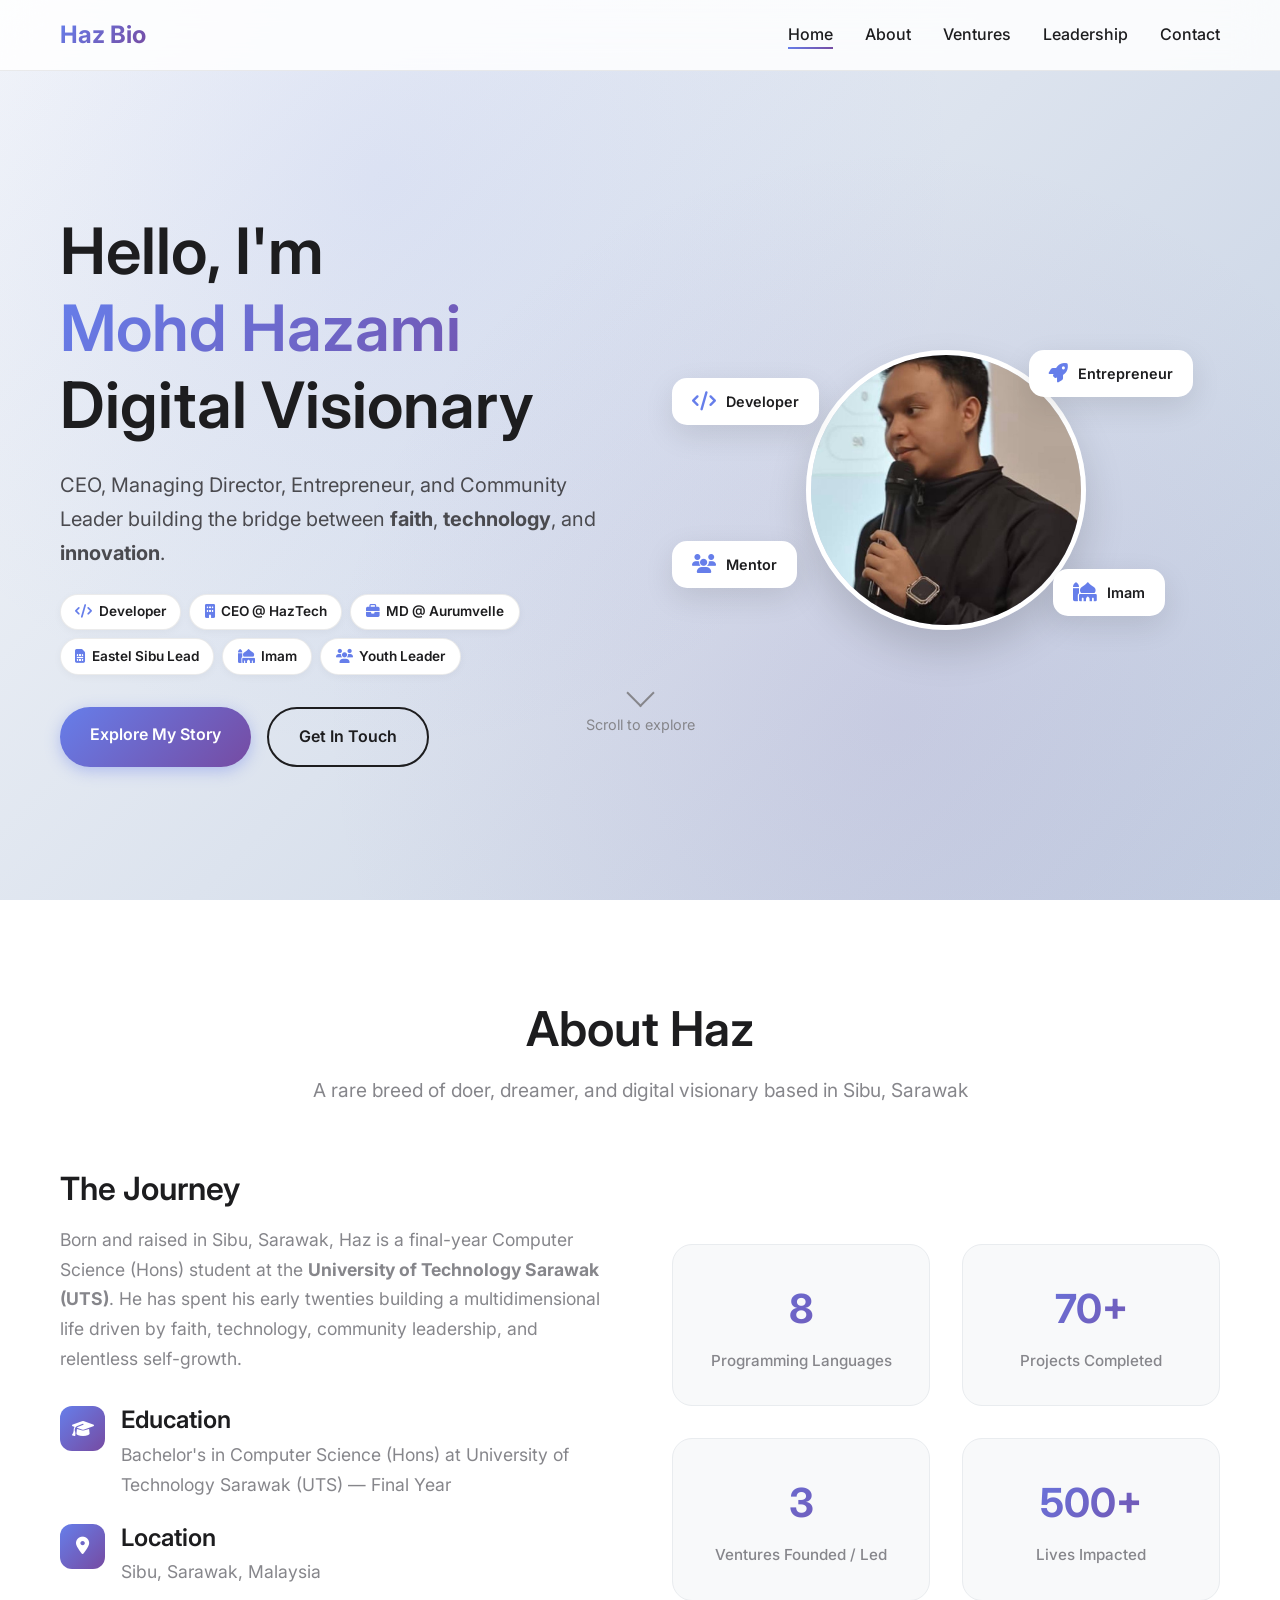
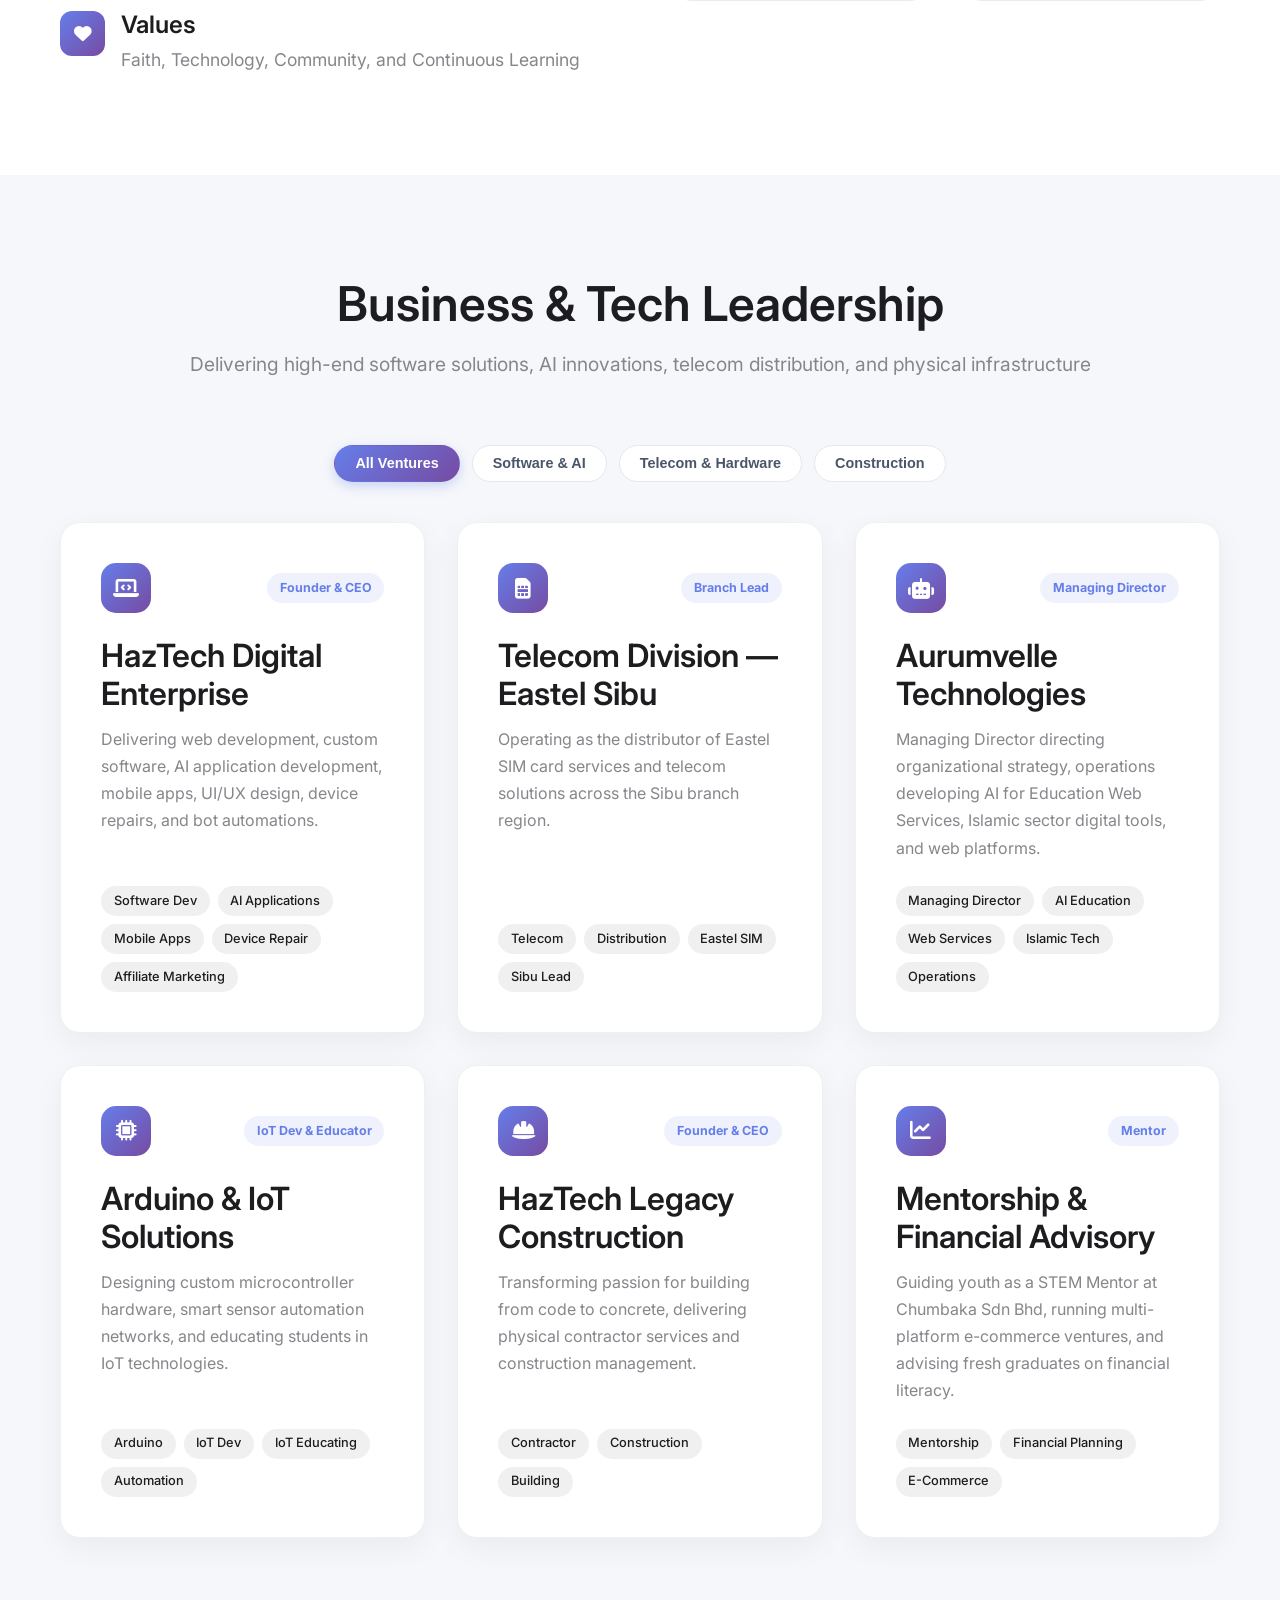
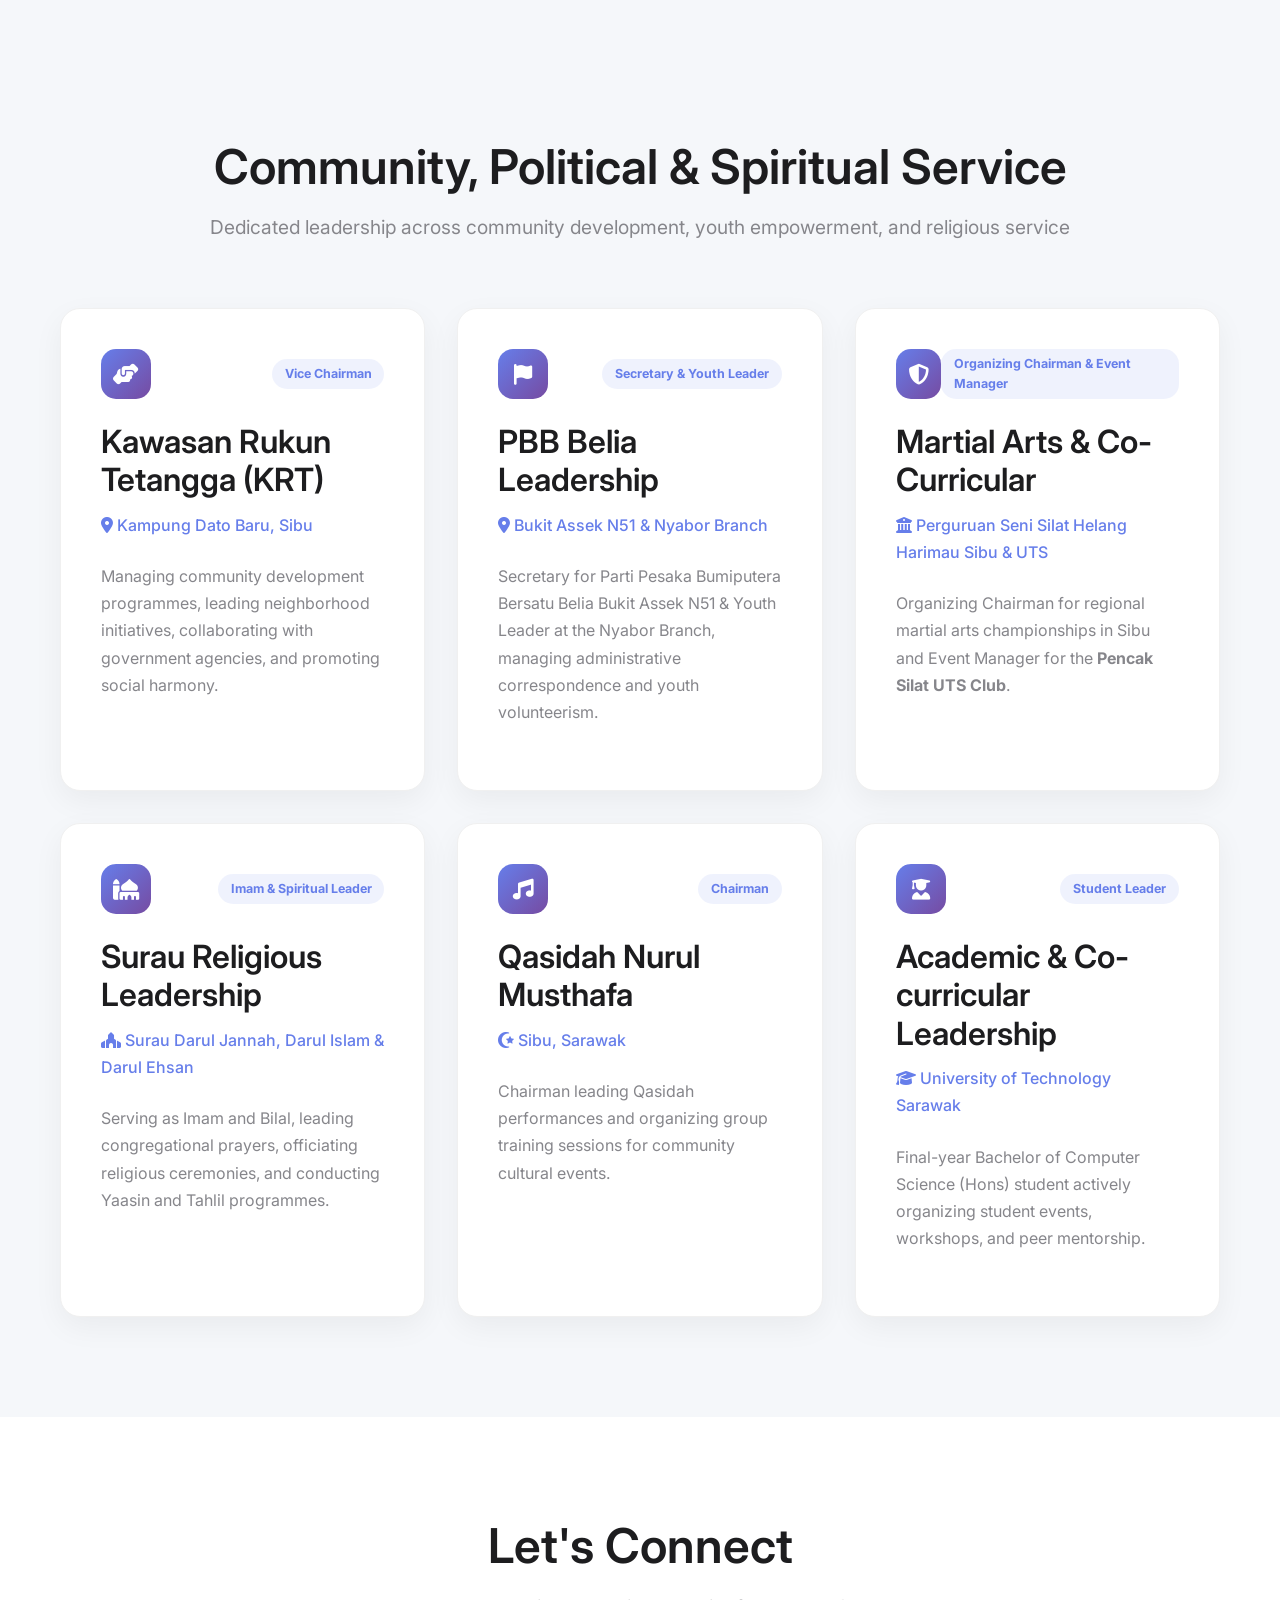
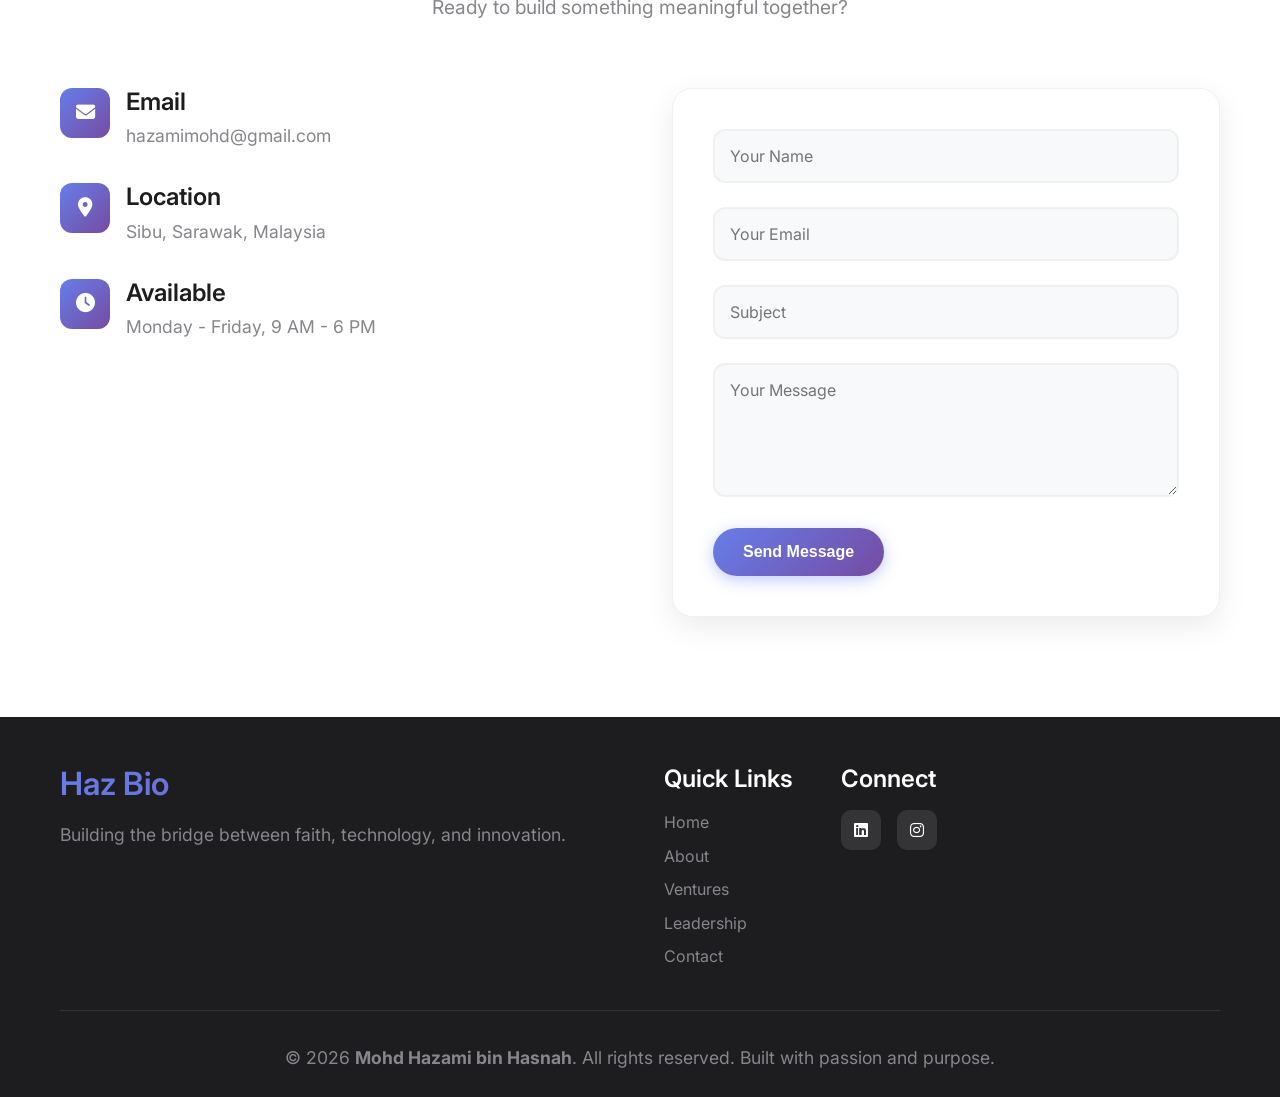
<file: index.html>
<!DOCTYPE html>
<html lang="en">
<head>
    <meta charset="UTF-8">
    <meta name="viewport" content="width=device-width, initial-scale=1.0">
    <title>Mohd Hazami bin Hasnah | CEO, Managing Director, Developer & Community Leader | Haz Bio</title>
    
    <!-- Primary Meta Tags -->
    <meta name="title" content="Mohd Hazami bin Hasnah | CEO, Managing Director, Developer & Community Leader | Haz Bio">
    <meta name="description" content="Official personal portfolio and biography of Mohd Hazami bin Hasnah. Founder & CEO of HazTech Digital Enterprise, Managing Director at Aurumvelle Technologies, Imam, and Community Leader based in Sibu, Sarawak.">
    <meta name="keywords" content="Mohd Hazami bin Hasnah, Mohd Hazami, Hazami Hasnah, HazBio, HazTech Digital Enterprise, Aurumvelle Technologies, Eastel Sibu, Sibu Sarawak, University of Technology Sarawak, UTS Computer Science, KRT Kampung Dato Baru, Imam Sibu">
    <meta name="author" content="Mohd Hazami bin Hasnah">
    <meta name="robots" content="index, follow">
    <meta name="google-site-verification" content="nKmgOvuzWgGwZppmpdOtMe3IArvRn13MpD08yWyUMds">
    <!-- Deployment Trigger 2026-07-23 -->
    <link rel="canonical" href="https://haz-bio.vercel.app/">

    <!-- Open Graph / Facebook -->
    <meta property="og:type" content="profile">
    <meta property="og:url" content="https://haz-bio.vercel.app/">
    <meta property="og:title" content="Mohd Hazami bin Hasnah | Digital Visionary & Entrepreneur">
    <meta property="og:description" content="Founder & CEO at HazTech Digital Enterprise, Managing Director at Aurumvelle Technologies, Imam, and CS Student at UTS Sibu Sarawak.">
    <meta property="og:image" content="haz-photo.jpg">
    <meta property="profile:first_name" content="Mohd Hazami">
    <meta property="profile:last_name" content="bin Hasnah">

    <!-- Twitter Cards -->
    <meta property="twitter:card" content="summary_large_image">
    <meta property="twitter:url" content="https://haz-bio.vercel.app/">
    <meta property="twitter:title" content="Mohd Hazami bin Hasnah | CEO, Managing Director & Tech Entrepreneur">
    <meta property="twitter:description" content="Explore the journey of Mohd Hazami bin Hasnah — CEO, Managing Director, Tech Innovator, and Community Leader from Sibu, Sarawak.">
    <meta property="twitter:image" content="haz-photo.jpg">

    <!-- Fonts & Icons -->
    <link rel="stylesheet" href="styles.css">
    <link href="https://fonts.googleapis.com/css2?family=Inter:wght@300;400;500;600;700;800&display=swap" rel="stylesheet">
    <link rel="stylesheet" href="https://cdnjs.cloudflare.com/ajax/libs/font-awesome/6.4.0/css/all.min.css">

    <!-- Schema.org JSON-LD Structured Data for Search & AI Overview (GEO) -->
    <script type="application/ld+json">
    {
      "@context": "https://schema.org",
      "@graph": [
        {
          "@type": "ProfilePage",
          "@id": "https://haz-bio.vercel.app/#webpage",
          "url": "https://haz-bio.vercel.app/",
          "name": "Mohd Hazami bin Hasnah - Official Biography & Portfolio",
          "description": "Official biography and professional profile of Mohd Hazami bin Hasnah from Sibu, Sarawak, Malaysia.",
          "mainEntity": {
            "@id": "https://haz-bio.vercel.app/#person"
          }
        },
        {
          "@type": "Person",
          "@id": "https://haz-bio.vercel.app/#person",
          "name": "Mohd Hazami bin Hasnah",
          "givenName": "Mohd Hazami",
          "familyName": "bin Hasnah",
          "alternateName": ["Haz", "Hazami Hasnah", "Mohd Hazami"],
          "description": "Mohd Hazami bin Hasnah is a Malaysian entrepreneur, software developer, CEO & Founder of HazTech Digital Enterprise, Managing Director at Aurumvelle Technologies, Imam, and Community Leader based in Sibu, Sarawak.",
          "jobTitle": ["Chief Executive Officer", "Managing Director", "Software Developer", "Community Leader", "Imam"],
          "gender": "Male",
          "nationality": "Malaysian",
          "birthPlace": {
            "@type": "Place",
            "name": "Sibu, Sarawak, Malaysia"
          },
          "homeLocation": {
            "@type": "Place",
            "name": "Sibu, Sarawak, Malaysia"
          },
          "alumniOf": {
            "@type": "EducationalOrganization",
            "name": "University of Technology Sarawak (UTS)",
            "sameAs": "https://www.uts.edu.my/"
          },
          "knowsAbout": [
            "Software Application Development",
            "Artificial Intelligence & Machine Learning",
            "Mobile App Development",
            "UI/UX Design",
            "Arduino & IoT Systems",
            "Bot Automations",
            "Device Repair & Recovery",
            "Construction & Contractor Services",
            "Islamic Religious Leadership & Community Service",
            "Youth Leadership & Public Service",
            "Financial Planning for Graduates"
          ],
          "worksFor": [
            {
              "@type": "Organization",
              "name": "HazTech Digital Enterprise",
              "roleName": "Founder & Chief Executive Officer"
            },
            {
              "@type": "Organization",
              "name": "Aurumvelle Technologies",
              "roleName": "Managing Director"
            },
            {
              "@type": "Organization",
              "name": "HazTech Legacy Construction",
              "roleName": "Founder & Chief Executive Officer"
            },
            {
              "@type": "Organization",
              "name": "Eastel Sibu",
              "roleName": "Branch Lead & SIM Distributor"
            }
          ],
          "memberOf": [
            {
              "@type": "Organization",
              "name": "Kawasan Rukun Tetangga (KRT) Kampung Dato Baru",
              "roleName": "Vice Chairman"
            },
            {
              "@type": "Organization",
              "name": "Parti Pesaka Bumiputera Bersatu (PBB) Belia Bukit Assek N51",
              "roleName": "Secretary"
            },
            {
              "@type": "Organization",
              "name": "PBB Belia Nyabor Branch",
              "roleName": "Youth Leader"
            },
            {
              "@type": "Organization",
              "name": "Pencak Silat UTS Club",
              "roleName": "Event Manager"
            }
          ],
          "sameAs": [
            "https://my.linkedin.com/in/mohd-hazami-970323289",
            "https://www.instagram.com/haz0011xd"
          ]
        }
      ]
    }
    </script>
</head>
<body>
    <!-- Navigation Bar -->
    <nav class="navbar" id="navbar">
        <div class="nav-container">
            <div class="nav-logo">
                <h2>Haz Bio</h2>
            </div>
            <ul class="nav-menu" id="nav-menu">
                <li class="nav-item"><a href="#home" class="nav-link active">Home</a></li>
                <li class="nav-item"><a href="#about" class="nav-link">About</a></li>
                <li class="nav-item"><a href="#ventures" class="nav-link">Ventures</a></li>
                <li class="nav-item"><a href="#leadership" class="nav-link">Leadership</a></li>
                <li class="nav-item"><a href="#contact" class="nav-link">Contact</a></li>
            </ul>
            <div class="hamburger" id="hamburger" aria-label="Toggle Menu">
                <span class="bar"></span>
                <span class="bar"></span>
                <span class="bar"></span>
            </div>
        </div>
    </nav>

    <!-- Hero Section -->
    <section id="home" class="hero">
        <div class="hero-container">
            <div class="hero-content">
                <div class="hero-text">
                    <h1 class="hero-title">
                        <span class="title-line">Hello, I'm</span>
                        <span class="title-line highlight">Mohd Hazami</span>
                        <span class="title-line">Digital Visionary</span>
                    </h1>
                    <p class="hero-subtitle">
                        CEO, Managing Director, Entrepreneur, and Community Leader building the bridge between <strong>faith</strong>, <strong>technology</strong>, and <strong>innovation</strong>.
                    </p>

                    <!-- Interactive Quick Badges -->
                    <div class="roles-chips">
                        <span class="chip"><i class="fas fa-code"></i> Developer</span>
                        <span class="chip"><i class="fas fa-building"></i> CEO @ HazTech</span>
                        <span class="chip"><i class="fas fa-briefcase"></i> MD @ Aurumvelle</span>
                        <span class="chip"><i class="fas fa-sim-card"></i> Eastel Sibu Lead</span>
                        <span class="chip"><i class="fas fa-mosque"></i> Imam</span>
                        <span class="chip"><i class="fas fa-users"></i> Youth Leader</span>
                    </div>

                    <div class="hero-buttons">
                        <a href="#about" class="btn btn-primary">Explore My Story</a>
                        <a href="#contact" class="btn btn-secondary">Get In Touch</a>
                    </div>
                </div>

                <div class="hero-visual">
                    <div class="hero-image">
                        <img src="haz-photo.jpg" alt="Mohd Hazami bin Hasnah" class="profile-image">
                    </div>
                    <div class="floating-elements">
                        <div class="floating-card" style="--delay: 0s">
                            <i class="fas fa-code"></i>
                            <span>Developer</span>
                        </div>
                        <div class="floating-card" style="--delay: 1s">
                            <i class="fas fa-rocket"></i>
                            <span>Entrepreneur</span>
                        </div>
                        <div class="floating-card" style="--delay: 2s">
                            <i class="fas fa-users"></i>
                            <span>Mentor</span>
                        </div>
                        <div class="floating-card" style="--delay: 3s">
                            <i class="fas fa-mosque"></i>
                            <span>Imam</span>
                        </div>
                    </div>
                </div>
            </div>
            
            <div class="scroll-indicator">
                <div class="scroll-arrow"></div>
                <span>Scroll to explore</span>
            </div>
        </div>
    </section>

    <!-- About Section -->
    <section id="about" class="about">
        <div class="container">
            <div class="section-header">
                <h2 class="section-title">About Haz</h2>
                <p class="section-subtitle">A rare breed of doer, dreamer, and digital visionary based in Sibu, Sarawak</p>
            </div>
            <div class="about-content">
                <div class="about-text">
                    <div class="about-intro">
                        <h3>The Journey</h3>
                        <p>Born and raised in Sibu, Sarawak, Haz is a final-year Computer Science (Hons) student at the <strong>University of Technology Sarawak (UTS)</strong>. He has spent his early twenties building a multidimensional life driven by faith, technology, community leadership, and relentless self-growth.</p>
                    </div>
                    <div class="about-details">
                        <div class="detail-item">
                            <div class="detail-icon">
                                <i class="fas fa-graduation-cap"></i>
                            </div>
                            <div class="detail-content">
                                <h4>Education</h4>
                                <p>Bachelor's in Computer Science (Hons) at University of Technology Sarawak (UTS) — Final Year</p>
                            </div>
                        </div>
                        <div class="detail-item">
                            <div class="detail-icon">
                                <i class="fas fa-map-marker-alt"></i>
                            </div>
                            <div class="detail-content">
                                <h4>Location</h4>
                                <p>Sibu, Sarawak, Malaysia</p>
                            </div>
                        </div>
                        <div class="detail-item">
                            <div class="detail-icon">
                                <i class="fas fa-heart"></i>
                            </div>
                            <div class="detail-content">
                                <h4>Values</h4>
                                <p>Faith, Technology, Community, and Continuous Learning</p>
                            </div>
                        </div>
                    </div>
                </div>
                
                <div class="about-stats">
                    <div class="stat-card">
                        <div class="stat-number">8</div>
                        <div class="stat-label">Programming Languages</div>
                    </div>
                    <div class="stat-card">
                        <div class="stat-number">70+</div>
                        <div class="stat-label">Projects Completed</div>
                    </div>
                    <div class="stat-card">
                        <div class="stat-number">3</div>
                        <div class="stat-label">Ventures Founded / Led</div>
                    </div>
                    <div class="stat-card">
                        <div class="stat-number">500+</div>
                        <div class="stat-label">Lives Impacted</div>
                    </div>
                </div>
            </div>
        </div>
    </section>

    <!-- Business & Tech Ventures Section -->
    <section id="ventures" class="ventures">
        <div class="container">
            <div class="section-header">
                <h2 class="section-title">Business & Tech Leadership</h2>
                <p class="section-subtitle">Delivering high-end software solutions, AI innovations, telecom distribution, and physical infrastructure</p>
            </div>

            <!-- Category Filter Tabs -->
            <div class="filter-tabs">
                <button class="filter-btn active" data-filter="all">All Ventures</button>
                <button class="filter-btn" data-filter="tech">Software & AI</button>
                <button class="filter-btn" data-filter="hardware">Telecom & Hardware</button>
                <button class="filter-btn" data-filter="construction">Construction</button>
            </div>

            <div class="ventures-grid">
                <!-- HazTech Digital Enterprise -->
                <div class="project-card" data-category="tech">
                    <div class="card-header">
                        <div class="project-icon"><i class="fas fa-laptop-code"></i></div>
                        <span class="role-badge">Founder & CEO</span>
                    </div>
                    <h3>HazTech Digital Enterprise</h3>
                    <p>Delivering web development, custom software, AI application development, mobile apps, UI/UX design, device repairs, and bot automations.</p>
                    <div class="project-tech">
                        <span>Software Dev</span>
                        <span>AI Applications</span>
                        <span>Mobile Apps</span>
                        <span>Device Repair</span>
                        <span>Affiliate Marketing</span>
                    </div>
                </div>

                <!-- Telecom Division — Eastel Sibu -->
                <div class="project-card" data-category="hardware">
                    <div class="card-header">
                        <div class="project-icon"><i class="fas fa-sim-card"></i></div>
                        <span class="role-badge">Branch Lead</span>
                    </div>
                    <h3>Telecom Division — Eastel Sibu</h3>
                    <p>Operating as the distributor of Eastel SIM card services and telecom solutions across the Sibu branch region.</p>
                    <div class="project-tech">
                        <span>Telecom</span>
                        <span>Distribution</span>
                        <span>Eastel SIM</span>
                        <span>Sibu Lead</span>
                    </div>
                </div>

                <!-- Aurumvelle Technologies -->
                <div class="project-card" data-category="tech">
                    <div class="card-header">
                        <div class="project-icon"><i class="fas fa-robot"></i></div>
                        <span class="role-badge">Managing Director</span>
                    </div>
                    <h3>Aurumvelle Technologies</h3>
                    <p>Managing Director directing organizational strategy, operations developing AI for Education Web Services, Islamic sector digital tools, and web platforms.</p>
                    <div class="project-tech">
                        <span>Managing Director</span>
                        <span>AI Education</span>
                        <span>Web Services</span>
                        <span>Islamic Tech</span>
                        <span>Operations</span>
                    </div>
                </div>

                <!-- Arduino & IoT Hardware -->
                <div class="project-card" data-category="hardware">
                    <div class="card-header">
                        <div class="project-icon"><i class="fas fa-microchip"></i></div>
                        <span class="role-badge">IoT Dev & Educator</span>
                    </div>
                    <h3>Arduino & IoT Solutions</h3>
                    <p>Designing custom microcontroller hardware, smart sensor automation networks, and educating students in IoT technologies.</p>
                    <div class="project-tech">
                        <span>Arduino</span>
                        <span>IoT Dev</span>
                        <span>IoT Educating</span>
                        <span>Automation</span>
                    </div>
                </div>

                <!-- HazTech Legacy Construction -->
                <div class="project-card" data-category="construction">
                    <div class="card-header">
                        <div class="project-icon"><i class="fas fa-hard-hat"></i></div>
                        <span class="role-badge">Founder & CEO</span>
                    </div>
                    <h3>HazTech Legacy Construction</h3>
                    <p>Transforming passion for building from code to concrete, delivering physical contractor services and construction management.</p>
                    <div class="project-tech">
                        <span>Contractor</span>
                        <span>Construction</span>
                        <span>Building</span>
                    </div>
                </div>

                <!-- Mentorship & E-Commerce -->
                <div class="project-card" data-category="tech">
                    <div class="card-header">
                        <div class="project-icon"><i class="fas fa-chart-line"></i></div>
                        <span class="role-badge">Mentor</span>
                    </div>
                    <h3>Mentorship & Financial Advisory</h3>
                    <p>Guiding youth as a STEM Mentor at Chumbaka Sdn Bhd, running multi-platform e-commerce ventures, and advising fresh graduates on financial literacy.</p>
                    <div class="project-tech">
                        <span>Mentorship</span>
                        <span>Financial Planning</span>
                        <span>E-Commerce</span>
                    </div>
                </div>
            </div>
        </div>
    </section>

    <!-- Leadership Section -->
    <section id="leadership" class="leadership">
        <div class="container">
            <div class="section-header">
                <h2 class="section-title">Community, Political & Spiritual Service</h2>
                <p class="section-subtitle">Dedicated leadership across community development, youth empowerment, and religious service</p>
            </div>

            <div class="projects-grid">
                <!-- KRT Kampung Dato Baru -->
                <div class="project-card">
                    <div class="card-header">
                        <div class="project-icon"><i class="fas fa-hands-helping"></i></div>
                        <span class="role-badge">Vice Chairman</span>
                    </div>
                    <h3>Kawasan Rukun Tetangga (KRT)</h3>
                    <p class="location-tag"><i class="fas fa-map-marker-alt"></i> Kampung Dato Baru, Sibu</p>
                    <p>Managing community development programmes, leading neighborhood initiatives, collaborating with government agencies, and promoting social harmony.</p>
                </div>

                <!-- PBB Belia Bukit Assek & Nyabor -->
                <div class="project-card">
                    <div class="card-header">
                        <div class="project-icon"><i class="fas fa-flag"></i></div>
                        <span class="role-badge">Secretary & Youth Leader</span>
                    </div>
                    <h3>PBB Belia Leadership</h3>
                    <p class="location-tag"><i class="fas fa-map-marker-alt"></i> Bukit Assek N51 & Nyabor Branch</p>
                    <p>Secretary for Parti Pesaka Bumiputera Bersatu Belia Bukit Assek N51 & Youth Leader at the Nyabor Branch, managing administrative correspondence and youth volunteerism.</p>
                </div>

                <!-- Martial Arts & UTS Club -->
                <div class="project-card">
                    <div class="card-header">
                        <div class="project-icon"><i class="fas fa-shield-alt"></i></div>
                        <span class="role-badge">Organizing Chairman & Event Manager</span>
                    </div>
                    <h3>Martial Arts & Co-Curricular</h3>
                    <p class="location-tag"><i class="fas fa-university"></i> Perguruan Seni Silat Helang Harimau Sibu & UTS</p>
                    <p>Organizing Chairman for regional martial arts championships in Sibu and Event Manager for the <strong>Pencak Silat UTS Club</strong>.</p>
                </div>

                <!-- Religious Leadership (Imam & Bilal) -->
                <div class="project-card">
                    <div class="card-header">
                        <div class="project-icon"><i class="fas fa-mosque"></i></div>
                        <span class="role-badge">Imam & Spiritual Leader</span>
                    </div>
                    <h3>Surau Religious Leadership</h3>
                    <p class="location-tag"><i class="fas fa-place-of-worship"></i> Surau Darul Jannah, Darul Islam & Darul Ehsan</p>
                    <p>Serving as Imam and Bilal, leading congregational prayers, officiating religious ceremonies, and conducting Yaasin and Tahlil programmes.</p>
                </div>

                <!-- Qasidah Nurul Musthafa -->
                <div class="project-card">
                    <div class="card-header">
                        <div class="project-icon"><i class="fas fa-music"></i></div>
                        <span class="role-badge">Chairman</span>
                    </div>
                    <h3>Qasidah Nurul Musthafa</h3>
                    <p class="location-tag"><i class="fas fa-star-and-crescent"></i> Sibu, Sarawak</p>
                    <p>Chairman leading Qasidah performances and organizing group training sessions for community cultural events.</p>
                </div>

                <!-- Student Leadership UTS -->
                <div class="project-card">
                    <div class="card-header">
                        <div class="project-icon"><i class="fas fa-user-graduate"></i></div>
                        <span class="role-badge">Student Leader</span>
                    </div>
                    <h3>Academic & Co-curricular Leadership</h3>
                    <p class="location-tag"><i class="fas fa-graduation-cap"></i> University of Technology Sarawak</p>
                    <p>Final-year Bachelor of Computer Science (Hons) student actively organizing student events, workshops, and peer mentorship.</p>
                </div>
            </div>
        </div>
    </section>

    <!-- Contact Section -->
    <section id="contact" class="contact">
        <div class="container">
            <div class="section-header">
                <h2 class="section-title">Let's Connect</h2>
                <p class="section-subtitle">Ready to build something meaningful together?</p>
            </div>
            <div class="contact-content">
                <div class="contact-info">
                    <div class="contact-item">
                        <div class="contact-icon">
                            <i class="fas fa-envelope"></i>
                        </div>
                        <div class="contact-details">
                            <h4>Email</h4>
                            <p>hazamimohd@gmail.com</p>
                        </div>
                    </div>
                    <div class="contact-item">
                        <div class="contact-icon">
                            <i class="fas fa-map-marker-alt"></i>
                        </div>
                        <div class="contact-details">
                            <h4>Location</h4>
                            <p>Sibu, Sarawak, Malaysia</p>
                        </div>
                    </div>
                    <div class="contact-item">
                        <div class="contact-icon">
                            <i class="fas fa-clock"></i>
                        </div>
                        <div class="contact-details">
                            <h4>Available</h4>
                            <p>Monday - Friday, 9 AM - 6 PM</p>
                        </div>
                    </div>
                </div>
                <div class="contact-form">
                    <form id="contactForm">
                        <div class="form-group">
                            <input type="text" id="name" name="name" placeholder="Your Name" required>
                        </div>
                        <div class="form-group">
                            <input type="email" id="email" name="email" placeholder="Your Email" required>
                        </div>
                        <div class="form-group">
                            <input type="text" id="subject" name="subject" placeholder="Subject" required>
                        </div>
                        <div class="form-group">
                            <textarea id="message" name="message" placeholder="Your Message" rows="5" required></textarea>
                        </div>
                        <button type="submit" class="btn btn-primary">Send Message</button>
                    </form>
                </div>
            </div>
        </div>
    </section>

    <!-- Footer -->
    <footer class="footer">
        <div class="container">
            <div class="footer-content">
                <div class="footer-logo">
                    <h3>Haz Bio</h3>
                    <p>Building the bridge between faith, technology, and innovation.</p>
                </div>
                <div class="footer-links">
                    <div class="footer-section">
                        <h4>Quick Links</h4>
                        <ul>
                            <li><a href="#home">Home</a></li>
                            <li><a href="#about">About</a></li>
                            <li><a href="#ventures">Ventures</a></li>
                            <li><a href="#leadership">Leadership</a></li>
                            <li><a href="#contact">Contact</a></li>
                        </ul>
                    </div>
                    <div class="footer-section">
                        <h4>Connect</h4>
                        <div class="social-links">
                            <a href="https://my.linkedin.com/in/mohd-hazami-970323289" target="_blank" rel="noopener" class="social-link"><i class="fab fa-linkedin"></i></a>
                            <a href="https://www.instagram.com/haz0011xd?igsh=MXAxcDQ0OGdnc3d2ZQ%3D%3D&utm_source=qr" target="_blank" rel="noopener" class="social-link"><i class="fab fa-instagram"></i></a>
                        </div>
                    </div>
                </div>
            </div>
            <div class="footer-bottom">
                <p>&copy; 2026 <strong>Mohd Hazami bin Hasnah</strong>. All rights reserved. Built with passion and purpose.</p>
            </div>
        </div>
    </footer>

    <!-- Toast Notification -->
    <div id="toast" class="toast">Message sent successfully!</div>

    <script src="script.js"></script>
</body>
</html>
</file>
<file: styles.css>
/* Reset and Base Styles */
* {
    margin: 0;
    padding: 0;
    box-sizing: border-box;
}

html {
    scroll-behavior: smooth;
}

body {
    font-family: 'Inter', -apple-system, BlinkMacSystemFont, 'Segoe UI', Roboto, sans-serif;
    line-height: 1.6;
    color: #1d1d1f;
    background-color: #ffffff;
    overflow-x: hidden;
}

.container {
    max-width: 1200px;
    margin: 0 auto;
    padding: 0 20px;
}

/* Typography */
h1, h2, h3, h4, h5, h6 {
    font-weight: 600;
    line-height: 1.2;
    color: #1d1d1f;
}

h1 { font-size: clamp(2.5rem, 5vw, 4rem); }
h2 { font-size: clamp(2rem, 4vw, 3rem); }
h3 { font-size: clamp(1.5rem, 3vw, 2rem); }
h4 { font-size: clamp(1.25rem, 2.5vw, 1.5rem); }

p {
    font-size: 1.1rem;
    color: #86868b;
    line-height: 1.7;
}

/* Navigation */
.navbar {
    position: fixed;
    top: 0;
    width: 100%;
    background: rgba(255, 255, 255, 0.85);
    backdrop-filter: blur(20px);
    -webkit-backdrop-filter: blur(20px);
    border-bottom: 1px solid rgba(0, 0, 0, 0.08);
    z-index: 1000;
    transition: all 0.3s ease;
}

.navbar.scrolled {
    background: rgba(255, 255, 255, 0.95);
    box-shadow: 0 2px 20px rgba(0, 0, 0, 0.08);
}

.nav-container {
    max-width: 1200px;
    margin: 0 auto;
    padding: 0 20px;
    display: flex;
    justify-content: space-between;
    align-items: center;
    height: 70px;
}

.nav-logo h2 {
    font-size: 1.5rem;
    font-weight: 700;
    background: linear-gradient(135deg, #667eea 0%, #764ba2 100%);
    -webkit-background-clip: text;
    -webkit-text-fill-color: transparent;
    background-clip: text;
}

.nav-menu {
    display: flex;
    list-style: none;
    gap: 2rem;
}

.nav-link {
    text-decoration: none;
    color: #1d1d1f;
    font-weight: 500;
    transition: color 0.3s ease;
    position: relative;
}

.nav-link::after {
    content: '';
    position: absolute;
    bottom: -5px;
    left: 0;
    width: 0;
    height: 2px;
    background: linear-gradient(135deg, #667eea 0%, #764ba2 100%);
    transition: width 0.3s ease;
}

.nav-link:hover::after,
.nav-link.active::after {
    width: 100%;
}

.hamburger {
    display: none;
    flex-direction: column;
    cursor: pointer;
}

.bar {
    width: 25px;
    height: 3px;
    background: #1d1d1f;
    margin: 3px 0;
    transition: 0.3s;
}

/* Hero Section */
.hero {
    min-height: 100vh;
    display: flex;
    align-items: center;
    background: linear-gradient(135deg, #f5f7fa 0%, #c3cfe2 100%);
    position: relative;
    overflow: hidden;
    padding-top: 80px;
}

.hero::before {
    content: '';
    position: absolute;
    top: 0;
    left: 0;
    right: 0;
    bottom: 0;
    background: radial-gradient(circle at 30% 20%, rgba(102, 126, 234, 0.1) 0%, transparent 50%),
                radial-gradient(circle at 70% 80%, rgba(118, 75, 162, 0.1) 0%, transparent 50%);
}

.hero-container {
    max-width: 1200px;
    margin: 0 auto;
    padding: 0 20px;
    width: 100%;
    position: relative;
    z-index: 2;
}

.hero-content {
    display: grid;
    grid-template-columns: 1fr 1fr;
    gap: 4rem;
    align-items: center;
}

.hero-title {
    margin-bottom: 1.5rem;
}

.title-line {
    display: block;
}

.highlight {
    background: linear-gradient(135deg, #667eea 0%, #764ba2 100%);
    -webkit-background-clip: text;
    -webkit-text-fill-color: transparent;
    background-clip: text;
}

.hero-subtitle {
    font-size: 1.25rem;
    margin-bottom: 1.5rem;
    color: #4a4a4f;
}

.roles-chips {
    display: flex;
    flex-wrap: wrap;
    gap: 0.5rem;
    margin-bottom: 2rem;
}

.chip {
    font-size: 0.85rem;
    font-weight: 600;
    color: #1d1d1f;
    background: #ffffff;
    border: 1px solid rgba(0, 0, 0, 0.08);
    padding: 0.4rem 0.9rem;
    border-radius: 20px;
    box-shadow: 0 2px 8px rgba(0, 0, 0, 0.04);
    display: inline-flex;
    align-items: center;
    gap: 0.4rem;
}

.chip i {
    color: #667eea;
}

.hero-buttons {
    display: flex;
    gap: 1rem;
}

/* Buttons */
.btn {
    padding: 15px 30px;
    border-radius: 30px;
    text-decoration: none;
    font-weight: 600;
    transition: all 0.3s ease;
    display: inline-block;
    cursor: pointer;
    border: none;
    font-size: 1rem;
}

.btn-primary {
    background: linear-gradient(135deg, #667eea 0%, #764ba2 100%);
    color: white;
    box-shadow: 0 4px 15px rgba(102, 126, 234, 0.4);
}

.btn-primary:hover {
    transform: translateY(-2px);
    box-shadow: 0 8px 25px rgba(102, 126, 234, 0.6);
}

.btn-secondary {
    background: transparent;
    color: #1d1d1f;
    border: 2px solid #1d1d1f;
}

.btn-secondary:hover {
    background: #1d1d1f;
    color: white;
    transform: translateY(-2px);
}

/* Hero Visual */
.hero-visual {
    position: relative;
    display: flex;
    justify-content: center;
    align-items: center;
}

.hero-image {
    width: 280px;
    height: 280px;
    border-radius: 50%;
    overflow: hidden;
    border: 5px solid white;
    box-shadow: 0 20px 40px rgba(0, 0, 0, 0.15);
}

.profile-image {
    width: 100%;
    height: 100%;
    object-fit: cover;
}

.floating-elements {
    position: absolute;
    width: 100%;
    height: 100%;
}

.floating-card {
    position: absolute;
    background: white;
    padding: 12px 20px;
    border-radius: 15px;
    box-shadow: 0 10px 30px rgba(0, 0, 0, 0.1);
    display: flex;
    align-items: center;
    gap: 10px;
    animation: float 3s ease-in-out infinite;
    animation-delay: var(--delay);
}

.floating-card i {
    font-size: 1.2rem;
    color: #667eea;
}

.floating-card span {
    font-weight: 600;
    color: #1d1d1f;
    font-size: 0.9rem;
}

.floating-card:nth-child(1) { top: 10%; left: 0%; }
.floating-card:nth-child(2) { top: 0%; right: 5%; }
.floating-card:nth-child(3) { bottom: 15%; left: 0%; }
.floating-card:nth-child(4) { bottom: 5%; right: 10%; }

@keyframes float {
    0%, 100% { transform: translateY(0); }
    50% { transform: translateY(-10px); }
}

/* Scroll Indicator */
.scroll-indicator {
    position: absolute;
    bottom: 30px;
    left: 50%;
    transform: translateX(-50%);
    display: flex;
    flex-direction: column;
    align-items: center;
    gap: 10px;
    color: #86868b;
    font-size: 0.9rem;
}

.scroll-arrow {
    width: 20px;
    height: 20px;
    border-right: 2px solid #86868b;
    border-bottom: 2px solid #86868b;
    transform: rotate(45deg);
    animation: bounce 2s infinite;
}

@keyframes bounce {
    0%, 20%, 50%, 80%, 100% { transform: rotate(45deg) translate(0, 0); }
    40% { transform: rotate(45deg) translate(-5px, -5px); }
    60% { transform: rotate(45deg) translate(-3px, -3px); }
}

/* About Section */
.about {
    padding: 100px 0;
    background: #ffffff;
}

.section-header {
    text-align: center;
    margin-bottom: 4rem;
}

.section-title {
    margin-bottom: 1rem;
    color: #1d1d1f;
}

.section-subtitle {
    font-size: 1.2rem;
    color: #86868b;
}

.about-content {
    display: grid;
    grid-template-columns: 1fr 1fr;
    gap: 4rem;
    align-items: center;
}

.about-intro h3 {
    margin-bottom: 1rem;
    color: #1d1d1f;
}

.about-intro p {
    margin-bottom: 2rem;
}

.about-details {
    display: flex;
    flex-direction: column;
    gap: 1.5rem;
}

.detail-item {
    display: flex;
    gap: 1rem;
    align-items: flex-start;
}

.detail-icon {
    width: 45px;
    height: 45px;
    background: linear-gradient(135deg, #667eea 0%, #764ba2 100%);
    border-radius: 12px;
    display: flex;
    align-items: center;
    justify-content: center;
    flex-shrink: 0;
}

.detail-icon i {
    color: white;
    font-size: 1.1rem;
}

.detail-content h4 {
    margin-bottom: 0.3rem;
    color: #1d1d1f;
}

.about-stats {
    display: grid;
    grid-template-columns: 1fr 1fr;
    gap: 2rem;
}

.stat-card {
    background: #f8f9fa;
    border: 1px solid #e9ecef;
    padding: 2rem;
    border-radius: 20px;
    text-align: center;
    transition: transform 0.3s ease;
}

.stat-card:hover {
    transform: translateY(-5px);
}

.stat-number {
    font-size: 2.5rem;
    font-weight: 700;
    background: linear-gradient(135deg, #667eea 0%, #764ba2 100%);
    -webkit-background-clip: text;
    -webkit-text-fill-color: transparent;
    background-clip: text;
    margin-bottom: 0.5rem;
}

.stat-label {
    color: #86868b;
    font-size: 0.95rem;
    font-weight: 500;
}

/* Business & Ventures Section */
.ventures, .leadership, .publications {
    padding: 100px 0;
    background: #f5f7fa;
}

.filter-tabs {
    display: flex;
    justify-content: center;
    gap: 0.75rem;
    margin-bottom: 2.5rem;
    flex-wrap: wrap;
}

.filter-btn {
    background: #ffffff;
    border: 1px solid #e2e8f0;
    color: #4a5568;
    padding: 0.6rem 1.25rem;
    border-radius: 30px;
    font-size: 0.9rem;
    font-weight: 600;
    cursor: pointer;
    transition: all 0.3s ease;
}

.filter-btn:hover, .filter-btn.active {
    background: linear-gradient(135deg, #667eea 0%, #764ba2 100%);
    color: #ffffff;
    border-color: transparent;
    box-shadow: 0 4px 12px rgba(102, 126, 234, 0.3);
}

.ventures-grid, .projects-grid {
    display: grid;
    grid-template-columns: repeat(auto-fit, minmax(320px, 1fr));
    gap: 2rem;
}

.project-card {
    background: white;
    padding: 2.5rem;
    border-radius: 20px;
    box-shadow: 0 10px 30px rgba(0, 0, 0, 0.05);
    transition: transform 0.3s ease, box-shadow 0.3s ease;
    border: 1px solid #f0f0f0;
    display: flex;
    flex-direction: column;
}

.project-card:hover {
    transform: translateY(-5px);
    box-shadow: 0 20px 40px rgba(0, 0, 0, 0.1);
}

.card-header {
    display: flex;
    justify-content: space-between;
    align-items: center;
    margin-bottom: 1.5rem;
}

.project-icon {
    width: 50px;
    height: 50px;
    background: linear-gradient(135deg, #667eea 0%, #764ba2 100%);
    border-radius: 15px;
    display: flex;
    align-items: center;
    justify-content: center;
}

.project-icon i {
    color: white;
    font-size: 1.3rem;
}

.role-badge {
    font-size: 0.78rem;
    font-weight: 700;
    color: #667eea;
    background: rgba(102, 126, 234, 0.1);
    padding: 0.3rem 0.8rem;
    border-radius: 15px;
}

.project-card h3 {
    margin-bottom: 0.75rem;
    color: #1d1d1f;
}

.project-card p {
    margin-bottom: 1.5rem;
    font-size: 1rem;
}

.location-tag {
    color: #667eea;
    font-size: 0.85rem;
    margin-bottom: 0.75rem;
    font-weight: 500;
}

.project-tech {
    margin-top: auto;
    display: flex;
    flex-wrap: wrap;
    gap: 0.5rem;
}

.project-tech span {
    background: #f0f0f0;
    color: #1d1d1f;
    padding: 0.3rem 0.8rem;
    border-radius: 15px;
    font-size: 0.8rem;
    font-weight: 500;
}

/* Published Author Section */
.section-tag {
    display: inline-block;
    font-size: 0.8rem;
    font-weight: 700;
    letter-spacing: 1.5px;
    color: #667eea;
    background: rgba(102, 126, 234, 0.1);
    padding: 0.35rem 1rem;
    border-radius: 20px;
    margin-bottom: 0.75rem;
}

.ebook-card-wrapper {
    max-width: 800px;
    margin: 0 auto;
}

.ebook-card {
    background: #ffffff;
    padding: 3rem;
    border-radius: 20px;
    box-shadow: 0 10px 30px rgba(0, 0, 0, 0.06);
    border: 1px solid #e9ecef;
}

.ebook-info h3 {
    font-size: 1.8rem;
    margin-bottom: 0.5rem;
    color: #1d1d1f;
}

.author-title {
    color: #667eea;
    font-weight: 600;
    margin-bottom: 1.25rem;
}

.ebook-tags {
    display: flex;
    flex-wrap: wrap;
    gap: 0.75rem;
    margin-top: 1.5rem;
}

.ebook-tags span {
    background: #f5f7fa;
    border: 1px solid #e2e8f0;
    color: #2d3748;
    padding: 0.4rem 1rem;
    border-radius: 20px;
    font-size: 0.85rem;
    font-weight: 600;
}

.ebook-tags i {
    color: #667eea;
    margin-right: 0.3rem;
}

/* Contact Section */
.contact {
    padding: 100px 0;
    background: #ffffff;
}

.contact-content {
    display: grid;
    grid-template-columns: 1fr 1fr;
    gap: 4rem;
}

.contact-item {
    display: flex;
    gap: 1rem;
    margin-bottom: 2rem;
}

.contact-icon {
    width: 50px;
    height: 50px;
    background: linear-gradient(135deg, #667eea 0%, #764ba2 100%);
    border-radius: 12px;
    display: flex;
    align-items: center;
    justify-content: center;
    flex-shrink: 0;
}

.contact-icon i {
    color: white;
    font-size: 1.2rem;
}

.contact-details h4 {
    margin-bottom: 0.3rem;
    color: #1d1d1f;
}

.contact-form {
    background: #ffffff;
    padding: 2.5rem;
    border-radius: 20px;
    box-shadow: 0 10px 30px rgba(0, 0, 0, 0.08);
    border: 1px solid #f0f0f0;
}

.form-group {
    margin-bottom: 1.5rem;
}

.form-group input,
.form-group textarea {
    width: 100%;
    padding: 15px;
    border: 2px solid #f0f0f0;
    border-radius: 12px;
    font-size: 1rem;
    transition: border-color 0.3s ease;
    font-family: inherit;
    background: #f8f9fa;
}

.form-group input:focus,
.form-group textarea:focus {
    outline: none;
    border-color: #667eea;
    background: #ffffff;
}

.form-group textarea {
    resize: vertical;
    min-height: 120px;
}

/* Footer */
.footer {
    background: #1d1d1f;
    color: white;
    padding: 3rem 0 1.5rem;
}

.footer-content {
    display: grid;
    grid-template-columns: 1fr 1fr;
    gap: 3rem;
    margin-bottom: 2rem;
}

.footer-logo h3 {
    margin-bottom: 1rem;
    background: linear-gradient(135deg, #667eea 0%, #764ba2 100%);
    -webkit-background-clip: text;
    -webkit-text-fill-color: transparent;
    background-clip: text;
}

.footer-logo p {
    color: #86868b;
}

.footer-links {
    display: flex;
    gap: 3rem;
}

.footer-section h4 {
    margin-bottom: 1rem;
    color: white;
}

.footer-section ul {
    list-style: none;
}

.footer-section ul li {
    margin-bottom: 0.5rem;
}

.footer-section ul li a {
    color: #86868b;
    text-decoration: none;
    transition: color 0.3s ease;
}

.footer-section ul li a:hover {
    color: #667eea;
}

.social-links {
    display: flex;
    gap: 1rem;
}

.social-link {
    width: 40px;
    height: 40px;
    background: rgba(255, 255, 255, 0.1);
    border-radius: 10px;
    display: flex;
    align-items: center;
    justify-content: center;
    color: white;
    text-decoration: none;
    transition: all 0.3s ease;
}

.social-link:hover {
    background: #667eea;
    transform: translateY(-2px);
}

.footer-bottom {
    text-align: center;
    padding-top: 2rem;
    border-top: 1px solid rgba(255, 255, 255, 0.1);
    color: #86868b;
    font-size: 0.9rem;
}

/* Toast Notification */
.toast {
    position: fixed;
    bottom: 2rem;
    right: 2rem;
    background: linear-gradient(135deg, #667eea 0%, #764ba2 100%);
    color: #ffffff;
    font-weight: 600;
    padding: 0.85rem 1.5rem;
    border-radius: 12px;
    box-shadow: 0 10px 25px rgba(102, 126, 234, 0.4);
    transform: translateY(100px);
    opacity: 0;
    transition: all 0.3s ease;
    z-index: 2000;
}

.toast.show {
    transform: translateY(0);
    opacity: 1;
}

/* Responsive Design */
@media (max-width: 768px) {
    .hamburger {
        display: flex;
    }
    
    .nav-menu {
        position: fixed;
        left: -100%;
        top: 70px;
        flex-direction: column;
        background-color: rgba(255, 255, 255, 0.98);
        backdrop-filter: blur(20px);
        width: 100%;
        text-align: center;
        transition: 0.3s;
        box-shadow: 0 10px 27px rgba(0, 0, 0, 0.05);
        padding: 2rem 0;
    }
    
    .nav-menu.active {
        left: 0;
    }
    
    .nav-menu li {
        margin: 1rem 0;
    }
    
    .hero-content {
        grid-template-columns: 1fr;
        text-align: center;
        gap: 2rem;
    }
    
    .floating-card:nth-child(1) { top: 10%; left: 5%; }
    .floating-card:nth-child(2) { top: 5%; right: 10%; }
    .floating-card:nth-child(3) { bottom: 20%; left: 10%; }
    .floating-card:nth-child(4) { bottom: 5%; right: 5%; }
    
    .about-content, .contact-content, .footer-content {
        grid-template-columns: 1fr;
        gap: 2rem;
    }
    
    .about-stats {
        grid-template-columns: 1fr 1fr;
        gap: 1rem;
    }
    
    .ventures-grid, .projects-grid {
        grid-template-columns: 1fr;
    }
}
</file>
